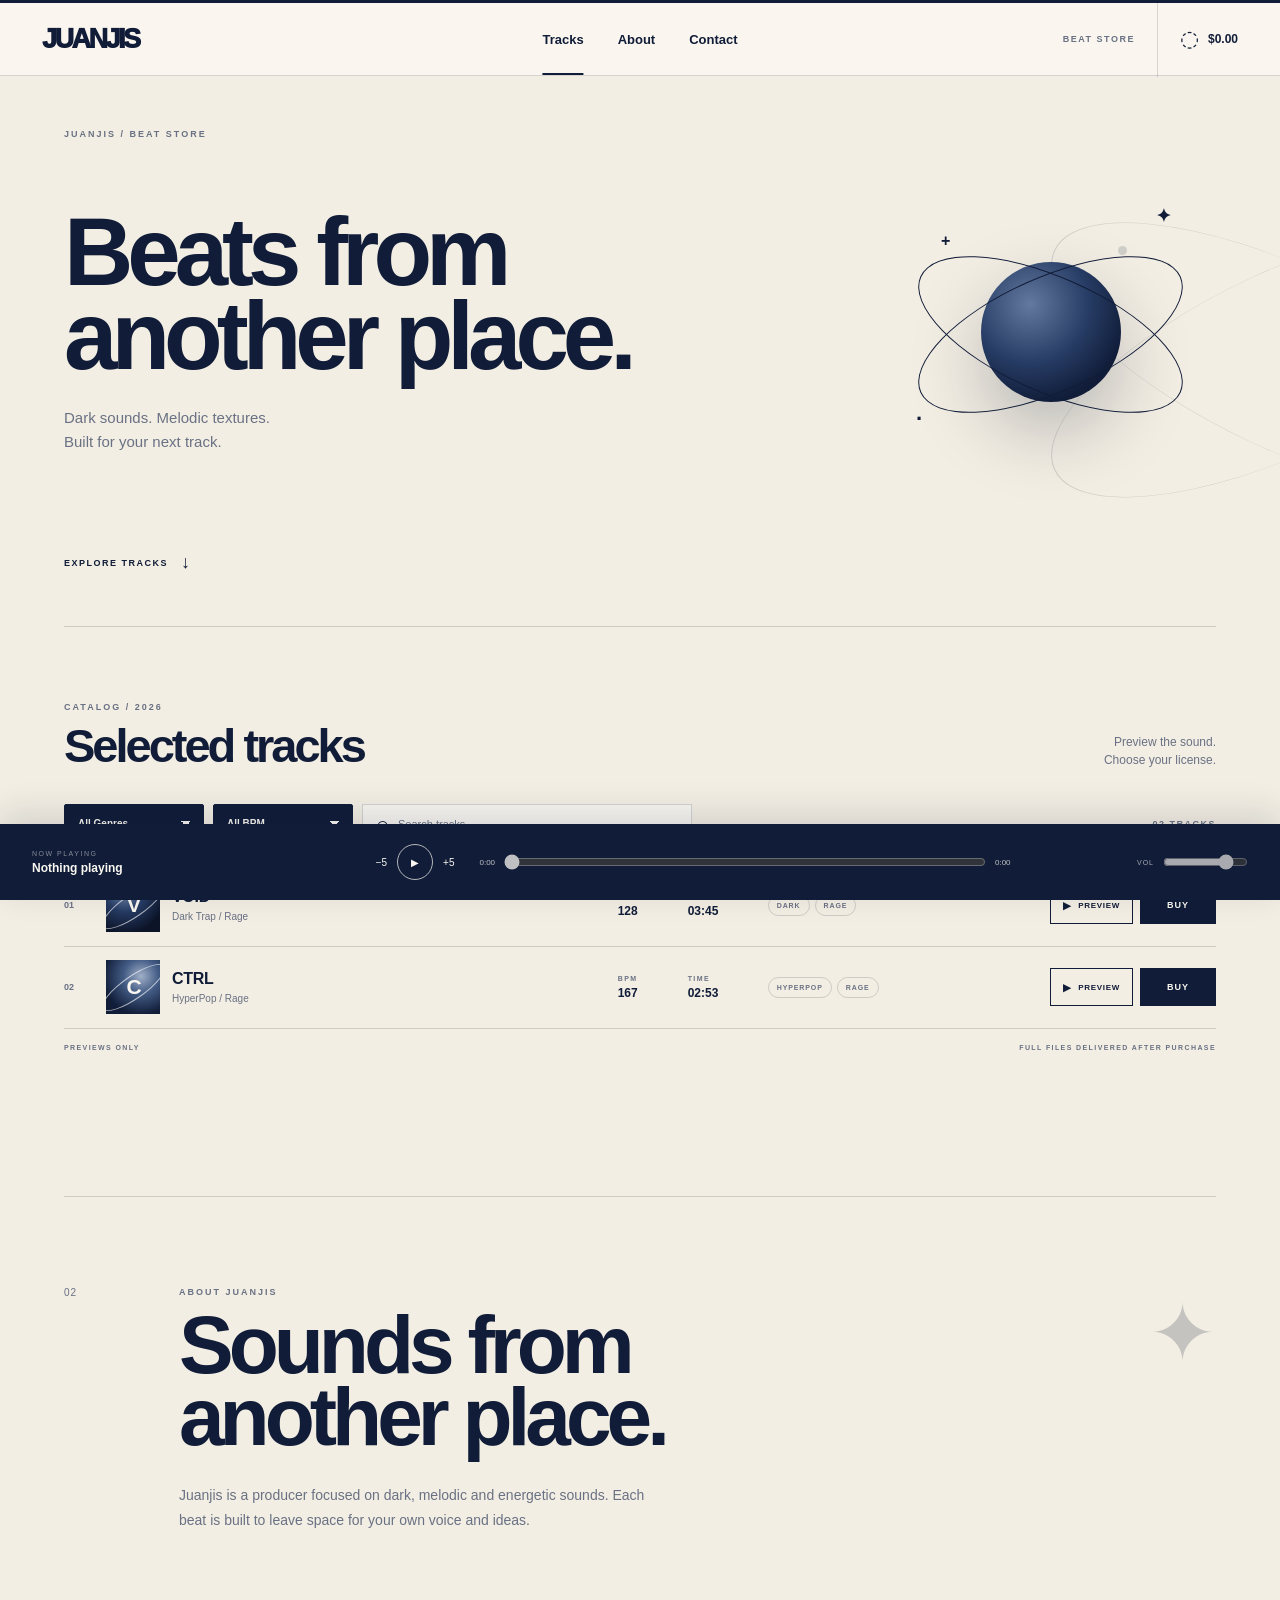
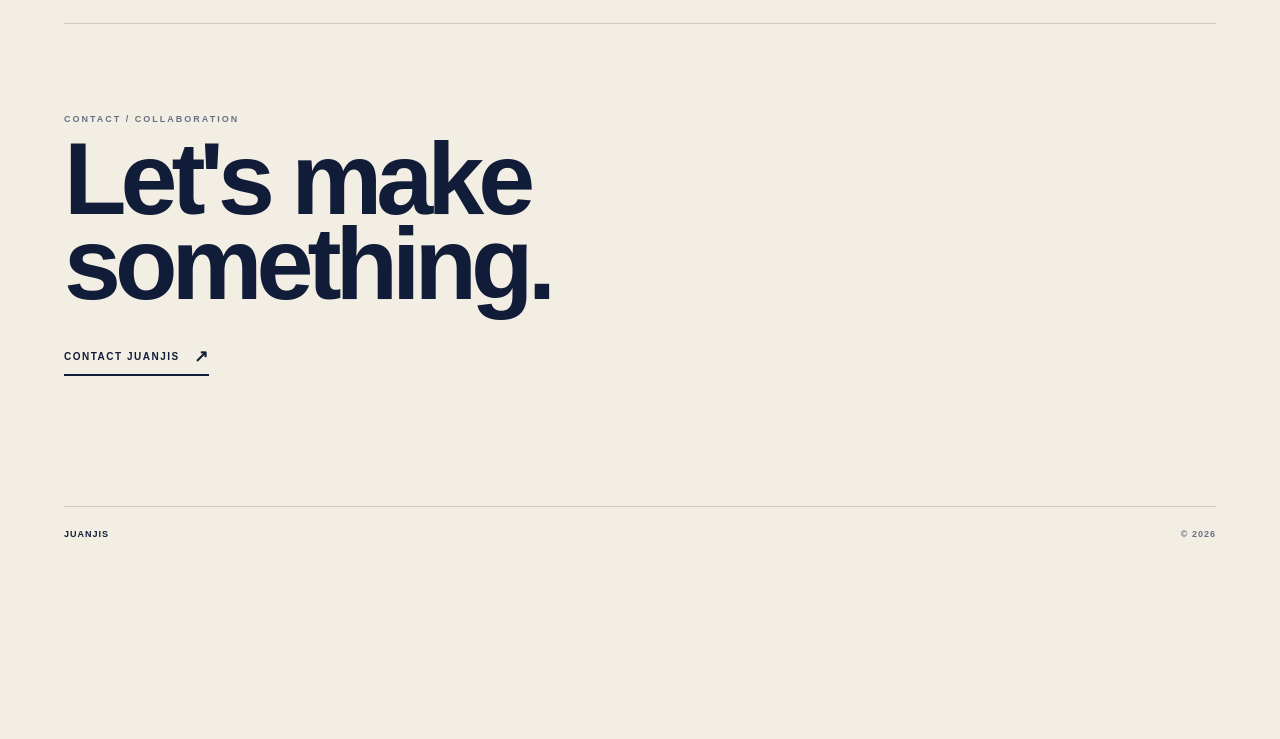
<file: index.html>
<!DOCTYPE html>
<html lang="es">

<head>

  <meta charset="UTF-8">

  <meta
    name="viewport"
    content="width=device-width, initial-scale=1.0"
  >

  <title>JUANJIS — Beat Store</title>

  <!-- FAVICON -->
  <link
    rel="icon"
    type="image/jpeg"
    href="Juanjis_150x150.jpg"
  >

  <!-- CSS -->
  <link
    rel="stylesheet"
    href="style.css"
  >

</head>


<body>


  <!-- =================================
       DECORATIVE BACKGROUND
  ================================== -->

  <div class="orbital-decoration">

    <div class="orbit orbit-one"></div>

    <div class="orbit orbit-two"></div>

    <div class="orbit-dot"></div>

  </div>



  <!-- =================================
       NAVBAR
  ================================== -->

  <header class="navbar">


    <a
      href="#"
      class="logo"
    >
      JUANJIS
    </a>


    <nav class="main-nav">

      <a
        href="#beats"
        class="active"
      >
        Tracks
      </a>

      <a href="#about">
        About
      </a>

      <a href="#contact">
        Contact
      </a>

    </nav>


    <div class="nav-right">

      <span class="nav-status">
        BEAT STORE
      </span>


      <div class="nav-cart">

        <span>◌</span>

        <strong>
          $0.00
        </strong>

      </div>

    </div>


  </header>



  <!-- =================================
       HERO
  ================================== -->

  <section class="hero">


    <div class="hero-small">
      JUANJIS / BEAT STORE
    </div>


    <div class="hero-main">


      <div>

        <h1>
          Beats from<br>
          another place.
        </h1>


        <p>
          Dark sounds. Melodic textures.<br>
          Built for your next track.
        </p>

      </div>


      <div class="hero-orbit">

        <div class="hero-circle"></div>

        <div class="hero-ring ring-one"></div>

        <div class="hero-ring ring-two"></div>


        <span class="hero-star star-one">
          ✦
        </span>

        <span class="hero-star star-two">
          ·
        </span>

        <span class="hero-star star-three">
          +
        </span>

      </div>


    </div>


    <a
      href="#beats"
      class="scroll-link"
    >

      EXPLORE TRACKS

      <span>
        ↓
      </span>

    </a>


  </section>



  <!-- =================================
       BEATS
  ================================== -->

  <main id="beats">


    <section class="catalog">


      <!-- CATALOG HEADER -->

      <div class="catalog-top">


        <div>

          <p class="section-label">
            CATALOG / 2026
          </p>


          <h2>
            Selected tracks
          </h2>

        </div>


        <p class="catalog-description">
          Preview the sound.<br>
          Choose your license.
        </p>


      </div>



      <!-- =================================
           FILTERS + SEARCH
      ================================== -->

      <div class="filter-bar">


        <!-- GENRE -->

        <select id="genre-filter">

          <option value="all">
            All Genres
          </option>

          <option value="dark trap">
            Dark Trap
          </option>

          <option value="rage">
            Rage
          </option>

          <option value="hyperpop">
            HyperPop
          </option>

          <option value="trap">
            Trap
          </option>

        </select>



        <!-- BPM -->

        <select id="bpm-filter">

          <option value="all">
            All BPM
          </option>

          <option value="120-130">
            120–130
          </option>

          <option value="130-140">
            130–140
          </option>

          <option value="140+">
            140+
          </option>

        </select>



        <!-- SEARCH -->

        <div class="search-box">

          <span>
            ⌕
          </span>


          <input
            type="text"
            id="track-search"
            placeholder="Search tracks..."
            autocomplete="off"
          >

        </div>



        <!-- COUNT -->

        <div
          class="catalog-count"
          id="catalog-count"
        >
          02 TRACKS
        </div>


      </div>



      <!-- =================================
           TRACK LIST
      ================================== -->

      <div class="track-list">


        <!-- =================================
             VOID
        ================================== -->

        <article
          class="track-row"
          data-genre="Dark Trap / Rage"
          data-bpm="128"
          data-title="VOID"
        >


          <div class="track-index">
            01
          </div>


          <div class="track-art void-art">

            <span class="art-letter">
              V
            </span>

            <span class="art-orbit"></span>

          </div>


          <div class="track-info">

            <h3>
              VOID
            </h3>

            <p>
              Dark Trap / Rage
            </p>

          </div>


          <div class="track-meta">

            <span class="meta-label">
              BPM
            </span>

            <strong>
              128
            </strong>

          </div>


          <div class="track-meta duration">

            <span class="meta-label">
              TIME
            </span>

            <strong>
              03:45
            </strong>

          </div>


          <div class="track-tags">

            <span>
              DARK
            </span>

            <span>
              RAGE
            </span>

          </div>


          <div class="track-actions">


            <!-- PREVIEW -->

            <button
              type="button"
              class="play-button preview-button"
              data-audio="beats/VOID%20(Without%20Producer%20Tag).mp3"
            >

              <span>
                ▶
              </span>

              PREVIEW

            </button>


            <!-- BUY -->

            <button
              type="button"
              class="buy-button"
              data-beat="VOID"
              data-genre="Dark Trap / Rage"
              data-bpm="128"
            >
              BUY
            </button>


          </div>


        </article>



        <!-- =================================
             CTRL
        ================================== -->

        <article
          class="track-row"
          data-genre="HyperPop / Rage"
          data-bpm="167"
          data-title="CTRL"
        >


          <div class="track-index">
            02
          </div>


          <div class="track-art ctrl-art">

            <span class="art-letter">
              C
            </span>

            <span class="art-orbit"></span>

          </div>


          <div class="track-info">

            <h3>
              CTRL
            </h3>

            <p>
              HyperPop / Rage
            </p>

          </div>


          <div class="track-meta">

            <span class="meta-label">
              BPM
            </span>

            <strong>
              167
            </strong>

          </div>


          <div class="track-meta duration">

            <span class="meta-label">
              TIME
            </span>

            <strong>
              02:53
            </strong>

          </div>


          <div class="track-tags">

            <span>
              HYPERPOP
            </span>

            <span>
              RAGE
            </span>

          </div>


          <div class="track-actions">


            <!-- PREVIEW -->

            <button
              type="button"
              class="play-button preview-button"
              data-audio="beats/CTRL.mp3"
            >

              <span>
                ▶
              </span>

              PREVIEW

            </button>


            <!-- BUY -->

            <button
              type="button"
              class="buy-button"
              data-beat="CTRL"
              data-genre="HyperPop / Rage"
              data-bpm="167"
            >
              BUY
            </button>


          </div>


        </article>


      </div>



      <!-- CATALOG FOOTER -->

      <div class="catalog-footer">

        <span>
          PREVIEWS ONLY
        </span>


        <span>
          FULL FILES DELIVERED AFTER PURCHASE
        </span>

      </div>


    </section>


  </main>



  <!-- =================================
       ABOUT
  ================================== -->

  <section
    id="about"
    class="about-section"
  >


    <div class="about-number">
      02
    </div>


    <div class="about-content">


      <p class="section-label">
        ABOUT JUANJIS
      </p>


      <h2>
        Sounds from<br>
        another place.
      </h2>


      <p class="about-text">

        Juanjis is a producer focused on dark,
        melodic and energetic sounds.
        Each beat is built to leave space
        for your own voice and ideas.

      </p>


    </div>


    <div class="about-symbol">
      ✦
    </div>


  </section>



  <!-- =================================
       CONTACT
  ================================== -->

  <section
    id="contact"
    class="contact-section"
  >


    <p class="section-label">
      CONTACT / COLLABORATION
    </p>


    <h2>
      Let's make<br>
      something.
    </h2>


    <a
      class="contact-link"
      href="https://mail.google.com/mail/?view=cm&fs=1&to=juanjispanjis67@gmail.com"
      target="_blank"
      rel="noopener"
    >

      CONTACT JUANJIS

      <span>
        ↗
      </span>

    </a>


  </section>



  <!-- =================================
       PLAYER
  ================================== -->

  <div class="player">


    <div class="player-info">

      <span>
        NOW PLAYING
      </span>


      <strong id="player-title">
        Nothing playing
      </strong>

    </div>


    <div class="player-controls">


      <button
        id="backward"
        type="button"
      >
        −5
      </button>


      <button
        id="main-play"
        type="button"
      >
        ▶
      </button>


      <button
        id="forward"
        type="button"
      >
        +5
      </button>


    </div>


    <div class="progress-container">


      <span id="current-time">
        0:00
      </span>


      <input
        type="range"
        id="progress"
        min="0"
        max="100"
        value="0"
      >


      <span id="duration">
        0:00
      </span>


    </div>


    <div class="volume-container">

      <span>
        VOL
      </span>


      <input
        type="range"
        id="volume"
        min="0"
        max="1"
        step="0.01"
        value="0.8"
      >

    </div>


  </div>



  <!-- =================================
       LICENSE MODAL
  ================================== -->

  <div
    id="license-modal"
    class="license-modal"
  >


    <div class="license-box">


      <button
        type="button"
        id="close-license"
        class="close-license"
      >
        ×
      </button>


      <p class="modal-label">
        JUANJIS / LICENSING
      </p>


      <h2>
        Choose your license.
      </h2>


      <p
        class="modal-beat"
        id="modal-beat"
      >
        VOID · Dark Trap / Rage · 128 BPM
      </p>



      <div class="license-options">


        <!-- MP3 -->

        <div class="license-card">

          <div>

            <h3>
              MP3 Lease
            </h3>

            <p>
              MP3 file · Commercial use
            </p>

          </div>


          <strong>
            $15
          </strong>


          <button
            type="button"
            class="select-license"
          >
            SELECT
          </button>

        </div>



        <!-- WAV -->

        <div class="license-card">

          <div>

            <h3>
              WAV Lease
            </h3>

            <p>
              WAV file · Commercial use
            </p>

          </div>


          <strong>
            $25
          </strong>


          <button
            type="button"
            class="select-license"
          >
            SELECT
          </button>

        </div>



        <!-- UNLIMITED -->

        <div class="license-card">

          <div>

            <h3>
              Unlimited
            </h3>

            <p>
              WAV + MP3 · Unlimited use
            </p>

          </div>


          <strong>
            $50
          </strong>


          <button
            type="button"
            class="select-license"
          >
            SELECT
          </button>

        </div>



        <!-- EXCLUSIVE -->

        <div class="license-card">

          <div>

            <h3>
              Exclusive
            </h3>

            <p>
              Exclusive rights · WAV + MP3
            </p>

          </div>


          <strong>
            $150
          </strong>


          <button
            type="button"
            class="select-license"
          >
            SELECT
          </button>

        </div>


      </div>


    </div>


  </div>



  <!-- =================================
       FOOTER
  ================================== -->

  <footer>

    <div>
      JUANJIS
    </div>


    <span>
      © 2026
    </span>

  </footer>



  <!-- =================================
       JAVASCRIPT
  ================================== -->

  <script src="script.js"></script>


</body>

</html>
</file>
<file: style.css>
/* =========================================
   JUANJIS — BEAT STORE
   ========================================= */

:root {

  --cream: #f3eee3;
  --cream-light: #faf7f0;
  --cream-dark: #e7dfd0;

  --navy: #101c38;
  --navy-light: #263b63;

  --muted: #697184;

  --line: rgba(16, 28, 56, 0.16);

}


/* =========================================
   RESET
   ========================================= */

* {

  box-sizing: border-box;

  margin: 0;

  padding: 0;

}


html {

  scroll-behavior: smooth;

}


body {

  background: var(--cream);

  color: var(--navy);

  font-family:
    Arial,
    Helvetica,
    sans-serif;

  min-height: 100vh;

  padding-bottom: 90px;

  overflow-x: hidden;

}


a {

  color: inherit;

  text-decoration: none;

}


button,
select,
input {

  font-family: inherit;

}


button {

  cursor: pointer;

}


/* =========================================
   DECORATIVE ORBIT
   ========================================= */

.orbital-decoration {

  position: fixed;

  width: 520px;

  height: 520px;

  right: -270px;

  top: 100px;

  pointer-events: none;

  opacity: 0.15;

  z-index: -1;

}


.orbit {

  position: absolute;

  inset: 0;

  border: 1px solid var(--navy);

  border-radius: 50%;

}


.orbit-one {

  transform:
    rotate(-25deg)
    scaleY(0.35);

}


.orbit-two {

  transform:
    rotate(25deg)
    scaleY(0.35);

}


.orbit-dot {

  position: absolute;

  width: 9px;

  height: 9px;

  background: var(--navy);

  border-radius: 50%;

  top: 28%;

  left: 17%;

}


/* =========================================
   NAVBAR
   ========================================= */

.navbar {

  height: 76px;

  padding: 0 42px;

  display: flex;

  align-items: center;

  border-top: 3px solid var(--navy);

  border-bottom: 1px solid var(--line);

  background:
    rgba(250, 247, 240, 0.94);

  backdrop-filter: blur(12px);

  position: sticky;

  top: 0;

  z-index: 100;

}


.logo {

  font-size: 27px;

  font-weight: 950;

  letter-spacing: -2.5px;

}


.logo:hover {

  opacity: 0.65;

}


.main-nav {

  position: absolute;

  left: 50%;

  transform: translateX(-50%);

  display: flex;

  align-items: center;

  gap: 34px;

  height: 100%;

}


.main-nav a {

  position: relative;

  height: 100%;

  display: flex;

  align-items: center;

  font-size: 13px;

  font-weight: 700;

}


.main-nav a::after {

  content: "";

  position: absolute;

  height: 2px;

  width: 0;

  bottom: 0;

  left: 0;

  background: var(--navy);

  transition: width 0.25s ease;

}


.main-nav a:hover::after,
.main-nav a.active::after {

  width: 100%;

}


.nav-right {

  margin-left: auto;

  display: flex;

  align-items: center;

  gap: 22px;

}


.nav-status {

  font-size: 9px;

  letter-spacing: 1.5px;

  color: var(--muted);

  font-weight: 800;

}


.nav-cart {

  height: 76px;

  padding-left: 22px;

  border-left: 1px solid var(--line);

  display: flex;

  align-items: center;

  gap: 9px;

  font-size: 12px;

}


.nav-cart span {

  font-size: 22px;

}


/* =========================================
   HERO
   ========================================= */

.hero {

  width: min(1180px, 90%);

  margin: 0 auto;

  min-height: 550px;

  display: flex;

  flex-direction: column;

  justify-content: center;

  position: relative;

}


.hero-small {

  font-size: 9px;

  letter-spacing: 2px;

  font-weight: 800;

  color: var(--muted);

  margin-bottom: 28px;

}


.hero-main {

  display: grid;

  grid-template-columns: 1.2fr 0.8fr;

  align-items: center;

}


.hero h1 {

  font-size: clamp(58px, 7.5vw, 100px);

  line-height: 0.88;

  letter-spacing: -6px;

  font-weight: 900;

}


.hero p {

  margin-top: 28px;

  font-size: 15px;

  line-height: 1.6;

  color: var(--muted);

}


.scroll-link {

  display: flex;

  align-items: center;

  gap: 13px;

  margin-top: 55px;

  font-size: 9px;

  letter-spacing: 1.5px;

  font-weight: 900;

  width: max-content;

}


.scroll-link span {

  font-size: 18px;

}


.scroll-link:hover span {

  transform: translateY(4px);

}


/* =========================================
   HERO ORBIT
   ========================================= */

.hero-orbit {

  width: 330px;

  height: 330px;

  position: relative;

  margin-left: auto;

}


.hero-circle {

  position: absolute;

  width: 140px;

  height: 140px;

  border-radius: 50%;

  background:
    radial-gradient(
      circle at 35% 30%,
      #63799f,
      #263b63 45%,
      #101c38 75%
    );

  top: 95px;

  left: 95px;

  box-shadow:
    0 30px 70px
    rgba(16, 28, 56, 0.25);

}


.hero-ring {

  position: absolute;

  width: 285px;

  height: 115px;

  border: 1px solid var(--navy);

  border-radius: 50%;

  left: 22px;

  top: 110px;

}


.ring-one {

  transform: rotate(24deg);

}


.ring-two {

  transform: rotate(-24deg);

}


.hero-star {

  position: absolute;

  font-weight: 900;

}


.star-one {

  top: 38px;

  right: 45px;

  font-size: 18px;

}


.star-two {

  bottom: 65px;

  left: 30px;

  font-size: 22px;

}


.star-three {

  top: 65px;

  left: 55px;

  font-size: 16px;

}


/* =========================================
   CATALOG
   ========================================= */

.catalog {

  width: min(1180px, 90%);

  margin: 0 auto;

  padding: 75px 0 45px;

  border-top: 1px solid var(--line);

}


.catalog-top {

  display: flex;

  align-items: flex-end;

  justify-content: space-between;

  margin-bottom: 35px;

}


.section-label {

  font-size: 9px;

  letter-spacing: 2px;

  font-weight: 900;

  color: var(--muted);

  margin-bottom: 12px;

}


.catalog h2 {

  font-size: 47px;

  letter-spacing: -3px;

  line-height: 0.95;

}


.catalog-description {

  color: var(--muted);

  font-size: 12px;

  line-height: 1.5;

  text-align: right;

}


/* =========================================
   FILTER BAR
   ========================================= */

.filter-bar {

  display: flex;

  align-items: center;

  gap: 9px;

  margin-bottom: 20px;

}


.filter-bar select {

  appearance: none;

  border: 1px solid var(--navy);

  background-color: var(--navy);

  color: var(--cream-light);

  min-width: 140px;

  height: 40px;

  padding: 0 34px 0 13px;

  font-size: 10px;

  font-weight: 800;

  border-radius: 2px;

  background-image:
    linear-gradient(
      45deg,
      transparent 50%,
      var(--cream-light) 50%
    ),
    linear-gradient(
      135deg,
      var(--cream-light) 50%,
      transparent 50%
    );

  background-position:
    calc(100% - 17px) 50%,
    calc(100% - 12px) 50%;

  background-size:
    5px 5px,
    5px 5px;

  background-repeat: no-repeat;

}


.filter-bar select:focus {

  outline: none;

}


/* =========================================
   SEARCH
   ========================================= */

.search-box {

  height: 40px;

  flex: 1;

  max-width: 330px;

  display: flex;

  align-items: center;

  gap: 9px;

  padding: 0 13px;

  border: 1px solid var(--line);

  background:
    rgba(255,255,255,0.45);

}


.search-box span {

  font-size: 22px;

  line-height: 1;

}


.search-box input {

  width: 100%;

  height: 100%;

  border: none;

  outline: none;

  background: transparent;

  color: var(--navy);

  font-size: 11px;

}


.search-box input::placeholder {

  color: var(--muted);

}


.search-box:focus-within {

  border-color: var(--navy);

}


.catalog-count {

  margin-left: auto;

  white-space: nowrap;

  font-size: 9px;

  letter-spacing: 1.5px;

  font-weight: 900;

  color: var(--muted);

}


/* =========================================
   TRACK LIST
   ========================================= */

.track-list {

  border-top: 1px solid var(--navy);

}


/* =========================================
   TRACK ROW
   ========================================= */

.track-row {

  min-height: 82px;

  display: grid;

  grid-template-columns:
    30px
    54px
    minmax(170px, 1.5fr)
    58px
    68px
    minmax(100px, 0.8fr)
    205px;

  align-items: center;

  gap: 12px;

  border-bottom: 1px solid var(--line);

  transition:
    background 0.2s ease,
    padding 0.2s ease;

}


.track-row:hover {

  background:
    rgba(255,255,255,0.38);

  padding-left: 6px;

  padding-right: 6px;

}


.track-row.hidden {

  display: none;

}


/* =========================================
   TRACK NUMBER
   ========================================= */

.track-index {

  font-size: 9px;

  font-weight: 900;

  color: var(--muted);

}


/* =========================================
   TRACK ART
   ========================================= */

.track-art {

  width: 54px;

  height: 54px;

  position: relative;

  overflow: hidden;

  display: flex;

  align-items: center;

  justify-content: center;

  color: var(--cream-light);

}


.void-art {

  background:
    radial-gradient(
      circle at 35% 25%,
      #7287a9,
      #263b63 38%,
      #0c1428 78%
    );

}


.ctrl-art {

  background:
    radial-gradient(
      circle at 65% 30%,
      #a0afc8,
      #435c85 34%,
      #101c38 75%
    );

}


.art-letter {

  position: relative;

  z-index: 2;

  font-size: 21px;

  font-weight: 900;

  letter-spacing: -2px;

}


.art-orbit {

  position: absolute;

  width: 75px;

  height: 23px;

  border: 1px solid
    rgba(255,255,255,0.65);

  border-radius: 50%;

  transform: rotate(-35deg);

}


/* =========================================
   TRACK INFO
   ========================================= */

.track-info h3 {

  font-size: 16px;

  letter-spacing: -0.3px;

  margin-bottom: 5px;

}


.track-info p {

  color: var(--muted);

  font-size: 10px;

}


/* =========================================
   TRACK META
   ========================================= */

.track-meta {

  display: flex;

  flex-direction: column;

  gap: 4px;

}


.meta-label {

  color: var(--muted);

  font-size: 7px;

  letter-spacing: 1.4px;

  font-weight: 900;

}


.track-meta strong {

  font-size: 12px;

}


/* =========================================
   TAGS
   ========================================= */

.track-tags {

  display: flex;

  flex-wrap: wrap;

  gap: 5px;

}


.track-tags span {

  border: 1px solid var(--line);

  border-radius: 30px;

  padding: 6px 8px;

  font-size: 7px;

  letter-spacing: 0.9px;

  font-weight: 900;

  color: var(--muted);

}


/* =========================================
   ACTIONS
   ========================================= */

.track-actions {

  display: flex;

  align-items: center;

  justify-content: flex-end;

  gap: 7px;

}


.preview-button {

  height: 38px;

  padding: 0 12px;

  display: flex;

  align-items: center;

  justify-content: center;

  gap: 7px;

  border: 1px solid var(--navy);

  background: transparent;

  color: var(--navy);

  font-size: 8px;

  font-weight: 900;

  letter-spacing: 0.7px;

  transition:
    background 0.2s ease,
    color 0.2s ease;

}


.preview-button span {

  font-size: 10px;

}


.preview-button:hover {

  background: var(--navy);

  color: var(--cream-light);

}


.buy-button {

  height: 38px;

  min-width: 76px;

  border: 1px solid var(--navy);

  background: var(--navy);

  color: var(--cream-light);

  font-size: 9px;

  font-weight: 900;

  letter-spacing: 1px;

  transition:
    background 0.2s ease,
    transform 0.2s ease;

}


.buy-button:hover {

  background: var(--navy-light);

  transform: translateY(-2px);

}


/* =========================================
   CATALOG FOOTER
   ========================================= */

.catalog-footer {

  display: flex;

  justify-content: space-between;

  padding-top: 15px;

  font-size: 7px;

  letter-spacing: 1.4px;

  font-weight: 900;

  color: var(--muted);

}


/* =========================================
   ABOUT
   ========================================= */

.about-section {

  width: min(1180px, 90%);

  margin: 100px auto 0;

  padding: 90px 0;

  border-top: 1px solid var(--line);

  display: grid;

  grid-template-columns:
    80px 1fr 200px;

  gap: 35px;

  align-items: start;

}


.about-number {

  font-size: 10px;

  letter-spacing: 1px;

  color: var(--muted);

}


.about-content h2 {

  font-size: clamp(48px, 6.5vw, 82px);

  letter-spacing: -5px;

  line-height: 0.88;

  margin-bottom: 30px;

}


.about-text {

  max-width: 470px;

  color: var(--muted);

  font-size: 14px;

  line-height: 1.8;

}


.about-symbol {

  font-size: 80px;

  text-align: right;

  opacity: 0.2;

}


/* =========================================
   CONTACT
   ========================================= */

.contact-section {

  width: min(1180px, 90%);

  margin: 0 auto;

  padding: 90px 0 130px;

  border-top: 1px solid var(--line);

}


.contact-section h2 {

  font-size: clamp(58px, 8vw, 105px);

  line-height: 0.83;

  letter-spacing: -6px;

  margin-bottom: 40px;

}


.contact-link {

  display: inline-flex;

  align-items: center;

  gap: 14px;

  padding-bottom: 7px;

  border-bottom: 2px solid var(--navy);

  font-size: 10px;

  font-weight: 900;

  letter-spacing: 1.5px;

}


.contact-link span {

  font-size: 17px;

}


.contact-link:hover {

  opacity: 0.6;

}


/* =========================================
   PLAYER
   ========================================= */

.player {

  position: fixed;

  bottom: 0;

  left: 0;

  right: 0;

  height: 76px;

  background: var(--navy);

  color: var(--cream-light);

  z-index: 300;

  display: grid;

  grid-template-columns:
    1.2fr
    auto
    2fr
    0.8fr;

  align-items: center;

  gap: 25px;

  padding: 0 32px;

  box-shadow:
    0 -10px 35px
    rgba(16,28,56,0.14);

}


.player-info {

  display: flex;

  flex-direction: column;

  gap: 4px;

}


.player-info span {

  font-size: 7px;

  letter-spacing: 1.5px;

  opacity: 0.5;

}


.player-info strong {

  font-size: 12px;

}


.player-controls {

  display: flex;

  align-items: center;

  gap: 10px;

}


.player-controls button {

  border: none;

  background: transparent;

  color: var(--cream-light);

  font-size: 10px;

}


#main-play {

  width: 36px;

  height: 36px;

  border: 1px solid
    rgba(250,247,240,0.7);

  border-radius: 50%;

  display: flex;

  align-items: center;

  justify-content: center;

}


.progress-container {

  display: flex;

  align-items: center;

  gap: 9px;

  font-size: 8px;

  opacity: 0.75;

}


#progress {

  width: 100%;

  accent-color: var(--cream-light);

}


.volume-container {

  display: flex;

  align-items: center;

  justify-content: flex-end;

  gap: 9px;

  font-size: 7px;

  letter-spacing: 1px;

  opacity: 0.65;

}


#volume {

  width: 85px;

  accent-color: var(--cream-light);

}


/* =========================================
   LICENSE MODAL
   ========================================= */

.license-modal {

  position: fixed;

  inset: 0;

  z-index: 1000;

  display: none;

  align-items: center;

  justify-content: center;

  padding: 20px;

  background:
    rgba(7,13,25,0.72);

  backdrop-filter: blur(10px);

}


.license-modal.active {

  display: flex;

}


.license-box {

  width: min(650px, 100%);

  max-height: 90vh;

  overflow-y: auto;

  background: var(--cream-light);

  color: var(--navy);

  padding: 45px;

  position: relative;

  box-shadow:
    0 30px 100px
    rgba(0,0,0,0.3);

}


.close-license {

  position: absolute;

  right: 20px;

  top: 18px;

  border: none;

  background: none;

  color: var(--navy);

  font-size: 30px;

  line-height: 1;

}


.modal-label {

  color: var(--muted);

  font-size: 8px;

  font-weight: 900;

  letter-spacing: 2px;

  margin-bottom: 16px;

}


.license-box h2 {

  font-size: 37px;

  letter-spacing: -2px;

  margin-bottom: 10px;

}


.modal-beat {

  color: var(--muted);

  font-size: 11px;

  margin-bottom: 25px;

}


.license-options {

  display: flex;

  flex-direction: column;

  gap: 8px;

}


.license-card {

  display: grid;

  grid-template-columns:
    1fr auto auto;

  align-items: center;

  gap: 18px;

  padding: 16px;

  border: 1px solid var(--line);

  transition:
    background 0.2s ease,
    border-color 0.2s ease;

}


.license-card:hover {

  background: var(--cream);

  border-color: var(--navy);

}


.license-card h3 {

  font-size: 13px;

  margin-bottom: 4px;

}


.license-card p {

  color: var(--muted);

  font-size: 9px;

}


.license-card strong {

  font-size: 15px;

}


.select-license {

  border: none;

  background: var(--navy);

  color: var(--cream-light);

  padding: 10px 14px;

  font-size: 8px;

  font-weight: 900;

  letter-spacing: 1px;

}


.select-license:hover {

  background: var(--navy-light);

}


/* =========================================
   FOOTER
   ========================================= */

footer {

  width: min(1180px, 90%);

  margin: 0 auto;

  border-top: 1px solid var(--line);

  padding: 22px 0 110px;

  display: flex;

  justify-content: space-between;

  font-size: 9px;

  font-weight: 900;

  letter-spacing: 1px;

}


footer span {

  color: var(--muted);

}


/* =========================================
   TABLET
   ========================================= */

@media (max-width: 1050px) {


  .track-row {

    grid-template-columns:
      28px
      52px
      minmax(150px, 1.4fr)
      55px
      65px
      100px
      190px;

    gap: 10px;

  }


  .track-tags span:nth-child(2) {

    display: none;

  }

}


/* =========================================
   MOBILE
   ========================================= */

@media (max-width: 760px) {


  body {

    padding-bottom: 95px;

  }


  .navbar {

    height: 68px;

    padding: 0 18px;

  }


  .logo {

    font-size: 23px;

  }


  .main-nav {

    position: static;

    transform: none;

    margin-left: auto;

    margin-right: 15px;

    gap: 14px;

  }


  .main-nav a {

    font-size: 10px;

  }


  .nav-status {

    display: none;

  }


  .nav-cart {

    height: 68px;

    padding-left: 12px;

  }


  .nav-cart span {

    font-size: 18px;

  }


  .nav-cart strong {

    font-size: 10px;

  }


  /* HERO */

  .hero {

    min-height: 620px;

    width: 88%;

  }


  .hero-main {

    grid-template-columns: 1fr;

  }


  .hero h1 {

    font-size: clamp(52px, 15vw, 80px);

    letter-spacing: -5px;

  }


  .hero-orbit {

    position: absolute;

    width: 260px;

    height: 260px;

    right: -65px;

    bottom: 70px;

    opacity: 0.75;

    transform: scale(0.7);

  }


  /* CATALOG */

  .catalog {

    width: 88%;

    padding-top: 60px;

  }


  .catalog-top {

    display: block;

  }


  .catalog h2 {

    font-size: 40px;

  }


  .catalog-description {

    text-align: left;

    margin-top: 14px;

  }


  /* FILTERS */

  .filter-bar {

    flex-wrap: wrap;

  }


  .filter-bar select {

    flex: 1;

    min-width: 130px;

  }


  .search-box {

    max-width: none;

    width: 100%;

    order: 3;

  }


  .catalog-count {

    width: 100%;

    margin-top: 2px;

  }


  /* TRACKS */

  .track-row {

    grid-template-columns:
      25px 52px 1fr;

    gap: 10px;

    padding: 18px 0;

  }


  .track-index {

    align-self: start;

    padding-top: 5px;

  }


  .track-art {

    width: 52px;

    height: 52px;

  }


  .track-info {

    min-width: 0;

  }


  .track-info h3 {

    font-size: 15px;

  }


  .track-info p {

    font-size: 9px;

  }


  .track-meta {

    grid-column: 2;

  }


  .track-meta.duration {

    grid-column: 3;

  }


  .track-tags {

    grid-column:
      2 / -1;

  }


  .track-actions {

    grid-column:
      2 / -1;

    justify-content: flex-start;

  }


  .preview-button {

    flex: 1;

  }


  .buy-button {

    min-width: 90px;

  }


  .catalog-footer {

    display: block;

    line-height: 2;

  }


  /* ABOUT */

  .about-section {

    width: 88%;

    grid-template-columns: 1fr;

    gap: 18px;

    padding: 65px 0;

    margin-top: 65px;

  }


  .about-content h2 {

    font-size: 52px;

    letter-spacing: -4px;

  }


  .about-symbol {

    display: none;

  }


  /* CONTACT */

  .contact-section {

    width: 88%;

    padding: 65px 0 105px;

  }


  .contact-section h2 {

    font-size: 62px;

    letter-spacing: -5px;

  }


  /* PLAYER */

  .player {

    height: 74px;

    padding:
      0 15px 8px;

    grid-template-columns:
      1fr auto;

    gap: 10px;

  }


  .progress-container {

    position: absolute;

    left: 15px;

    right: 15px;

    bottom: 3px;

  }


  .volume-container {

    display: none;

  }


  .player-info {

    min-width: 0;

  }


  .player-info strong {

    max-width: 180px;

    white-space: nowrap;

    overflow: hidden;

    text-overflow: ellipsis;

  }


  /* MODAL */

  .license-box {

    padding: 35px 20px;

  }


  .license-box h2 {

    font-size: 30px;

  }


  .license-card {

    grid-template-columns:
      1fr auto;

  }


  .license-card strong {

    grid-column: 2;

    grid-row: 1;

  }


  .license-card .select-license {

    grid-column:
      1 / -1;

    width: 100%;

  }

}


/* =========================================
   SMALL PHONES
   ========================================= */

@media (max-width: 480px) {


  .main-nav {

    gap: 8px;

  }


  .main-nav a {

    font-size: 9px;

  }


  .nav-cart {

    display: none;

  }


  .hero {

    min-height: 590px;

  }


  .hero h1 {

    font-size: 51px;

  }


  .hero-orbit {

    right: -95px;

    bottom: 60px;

  }


  .filter-bar select {

    min-width: 100%;

  }


  .track-row {

    grid-template-columns:
      23px 50px 1fr;

  }


  .track-art {

    width: 50px;

    height: 50px;

  }


  .track-info h3 {

    font-size: 14px;

  }


  .track-info p {

    font-size: 9px;

  }


  .preview-button {

    font-size: 8px;

  }


  .buy-button {

    min-width: 75px;

  }

}
</file>
